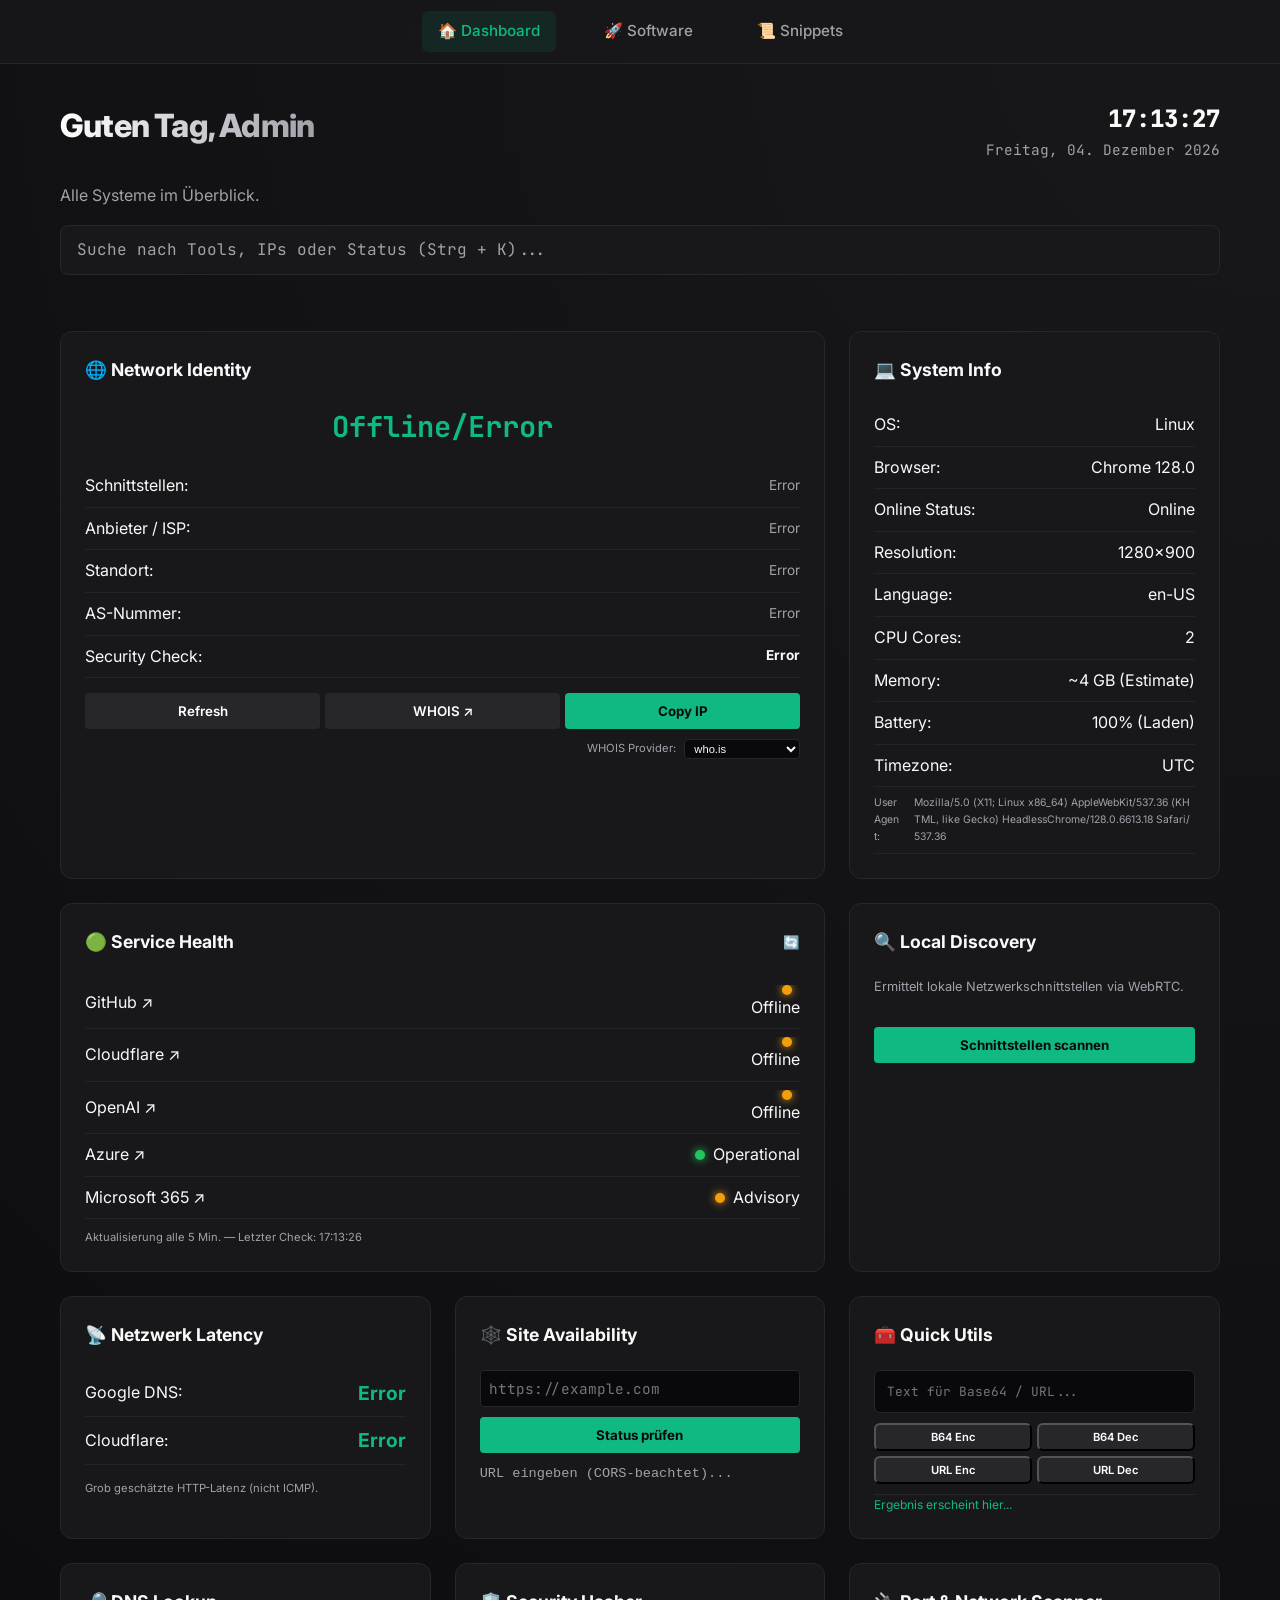
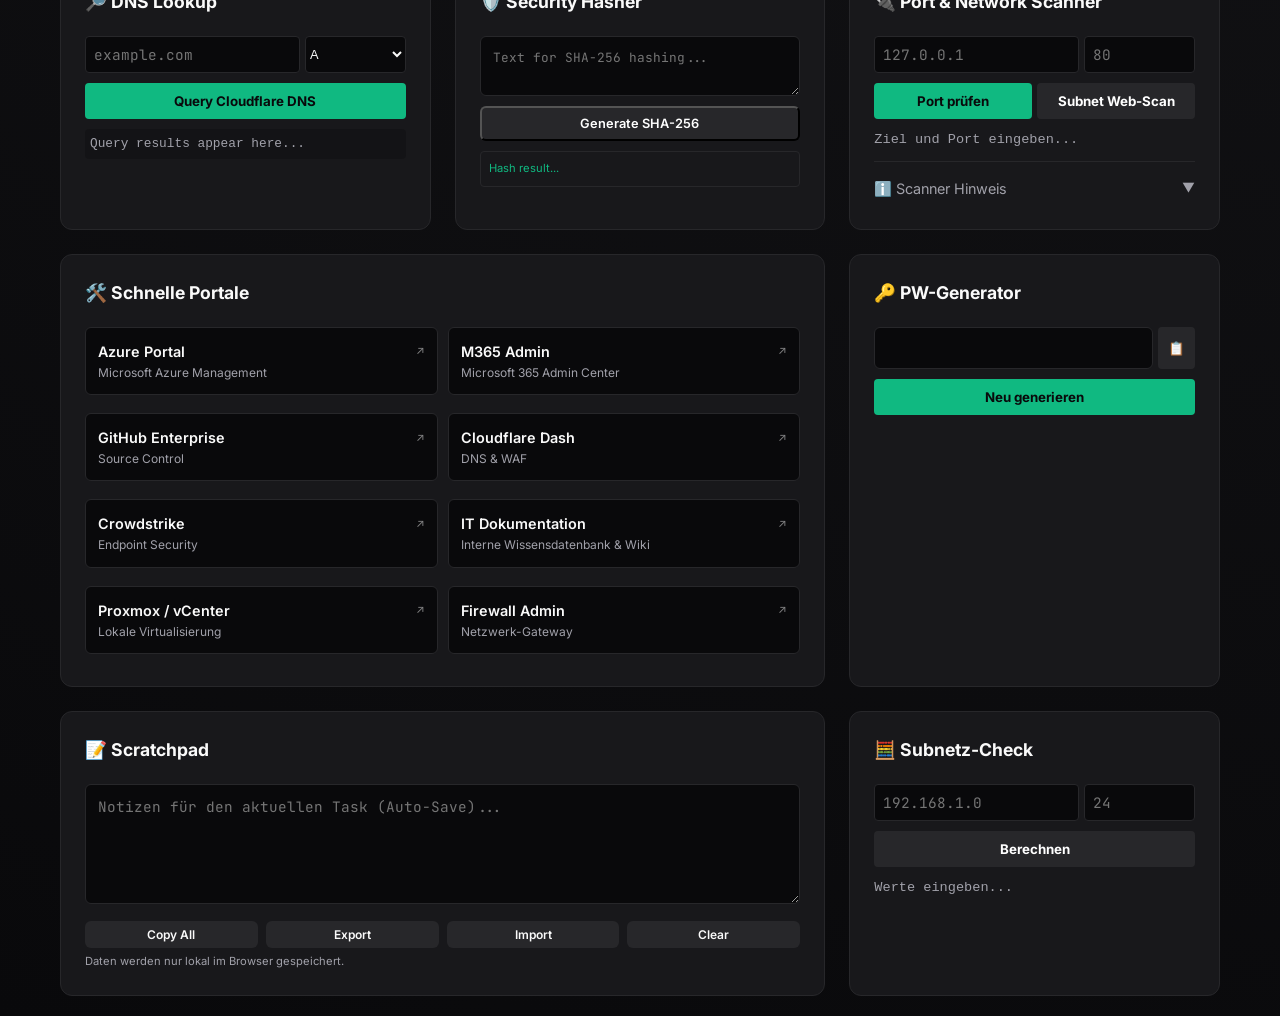
<file: index.html>
<!DOCTYPE html>
<html lang="de">
<head>
    <meta charset="UTF-8">
    <meta name="viewport" content="width=device-width, initial-scale=1.0">
    <title>Dashboard | codebrib.dev</title>
    <link href="https://fonts.googleapis.com/css2?family=Inter:wght@400;600;800&family=JetBrains+Mono&display=swap" rel="stylesheet">
    <link rel="stylesheet" href="assets/css/style.css">
    <style>
        /* Welcome Overlay Styles */
        #welcome-overlay {
            position: fixed;
            top: 0; left: 0; width: 100%; height: 100%;
            background: var(--bg);
            display: flex; flex-direction: column; justify-content: center; align-items: center;
            z-index: 10000;
            transition: opacity 0.8s cubic-bezier(0.4, 0, 0.2, 1), visibility 0.8s;
        }
        #welcome-overlay.hidden {
            opacity: 0;
            visibility: hidden;
        }
        .loader-brand {
            font-size: 2.5rem;
            font-weight: 800;
            color: var(--accent);
            margin-bottom: 1rem;
            letter-spacing: -1px;
            animation: pulse 2s infinite;
        }
        @keyframes pulse {
            0%, 100% { transform: scale(1); opacity: 1; }
            50% { transform: scale(1.05); opacity: 0.8; }
        }
    </style>
</head>
<body>
    <div id="welcome-overlay">
        <div class="loader-brand">codecrib.dev</div>
        <p style="color: var(--subtext); font-size: 0.9rem;">Initialisiere Kontrollzentrum...</p>
    </div>

    <div id="notification-container"></div>

    <div class="container">
        <div class="header-area">
            <div>
                <h1 id="welcome-greeting">IT Admin Zentrale</h1>
                <p style="color: var(--subtext); margin-top: 5px;">Alle Systeme im Überblick.</p>
            </div>
            <div class="clock-container">
                <div id="current-time">00:00:00</div>
                <div id="current-date">Lade Datum...</div>
            </div>
        </div>
        
        <div class="search-container" style="margin-bottom: 2rem;">
            <input type="text" id="global-search" 
                   placeholder="Suche nach Tools, IPs oder Status (Strg + K)..." 
                   oninput="filterDashboard()" class="search-input">
        </div>

        <div class="grid" id="dashboard-grid">
            <div class="card hero" data-search-keywords="ip, network, netzwerk, identity, whois, public, private, isp, asn">
                <h2>🌐 Network Identity</h2>
                <div id="ip-display" style="font-size: 1.8rem; text-align: center; margin: 15px 0; color: var(--accent); font-family: 'JetBrains Mono', monospace; font-weight: bold;">--.---.---.--</div>
                
                <div class="status-list" style="margin-bottom: 15px;">
                    <div class="status-item"><span>Schnittstellen:</span> <span id="ip-local" style="font-size: 0.85rem; color: var(--subtext);">Lade...</span></div>
                    <div class="status-item"><span>Anbieter / ISP:</span> <span id="ip-isp" style="font-size: 0.85rem; color: var(--subtext);">Lade...</span></div>
                    <div class="status-item"><span>Standort:</span> <span id="ip-location" style="font-size: 0.85rem; color: var(--subtext);">Lade...</span></div>
                    <div class="status-item"><span>AS-Nummer:</span> <span id="ip-asn" style="font-size: 0.85rem; color: var(--subtext);">Lade...</span></div>
                    <div class="status-item"><span>Security Check:</span> <span id="ip-security" style="font-size: 0.85rem; font-weight: bold;">Lade...</span></div>
                </div>

                <div style="display: flex; gap: 5px;">
                    <button onclick="fetchIP()" style="flex: 1; padding:10px; background: var(--card-border); border:none; border-radius:4px; color: white; cursor: pointer;">Refresh</button>
                    <button id="whois-link" onclick="openWhois()" style="flex: 1; padding:10px; background: var(--card-border); border:none; border-radius:4px; color: white; cursor: pointer;">WHOIS ↗</button>
                    <button onclick="copyToClipboard(document.getElementById('ip-display').innerText, event)" style="flex: 1; padding:10px; background: var(--accent); border:none; border-radius:4px; color: var(--bg); font-weight: bold;">Copy IP</button>
                </div>
                <div style="margin-top: 10px; display: flex; justify-content: flex-end; align-items: center; gap: 8px;">
                    <span style="font-size: 0.7rem; color: var(--subtext);">WHOIS Provider:</span>
                    <select id="whois-provider" style="background: var(--bg); color: var(--text); border: 1px solid var(--card-border); border-radius: 4px; font-size: 0.7rem; cursor: pointer; padding: 2px 5px;">
                        <option value="https://who.is/whois-ip/">who.is</option>
                        <option value="https://ipinfo.io/">ipinfo.io (IP only)</option>
                    </select>
                </div>
            </div>

            <div class="card hero" data-search-keywords="status, health, gesundheit, github, cloudflare, openai, azure, microsoft">
                <div style="display: flex; justify-content: space-between; align-items: center; margin-bottom: 1.25rem;">
                    <h2 style="margin-bottom: 0;">🟢 Service Health</h2>
                    <button onclick="fetchServiceStatus()" class="refresh-btn" title="Refresh Status">🔄</button>
                </div>
                <div id="health-progress-container" class="progress-container">
                    <div id="health-progress-bar" class="progress-bar"></div>
                </div>
                <div class="status-list">
                    <div class="status-item"><a href="https://www.githubstatus.com/" target="_blank">GitHub ↗</a> <span id="github-status"><span class="status-dot online"></span>Operational</span></div>
                    <div class="status-item"><a href="https://www.cloudflarestatus.com/" target="_blank">Cloudflare ↗</a> <span id="cloudflare-status"><span class="status-dot online"></span>Operational</span></div>
                    <div class="status-item"><a href="https://status.openai.com/" target="_blank">OpenAI ↗</a> <span id="openai-status"><span class="status-dot online"></span>Operational</span></div>
                    <div class="status-item"><a href="https://azure.status.microsoft/" target="_blank">Azure ↗</a> <span><span class="status-dot online"></span>Operational</span></div>
                    <div class="status-item"><a href="https://status.office.com/" target="_blank">Microsoft 365 ↗</a> <span><span class="status-dot warning"></span>Advisory</span></div>
                </div>
                <p style="font-size: 0.7rem; color: var(--subtext); margin-top: 10px;">Aktualisierung alle 5 Min. — Letzter Check: <span id="last-service-check">--:--:--</span></p>
            </div>

            <div class="card" data-search-keywords="system, info, os, browser, resolution, memory, cpu, cores, user agent">
                <h2>💻 System Info</h2>
                <div id="system-info">
                    <p style="color: var(--subtext);">Erkenne Umgebung...</p>
                </div>
            </div>

            <div class="card" data-search-keywords="local, discovery, network, netzwerk, webrtc, ip, interface">
                <h2>🔍 Local Discovery</h2>
                <div id="local-ip-list" style="margin-bottom: 10px; min-height: 40px;">
                    <p style="color: var(--subtext); font-size: 0.8rem;">Ermittelt lokale Netzwerkschnittstellen via WebRTC.</p>
                </div>
                <button onclick="scanLocalNetwork()" 
                        style="width: 100%; padding: 10px; background: var(--accent); border: none; border-radius: 4px; color: var(--bg); font-weight: bold; cursor: pointer;">
                    Schnittstellen scannen
                </button>
            </div>

            <div class="card" data-search-keywords="latency, latenz, ping, google, cloudflare">
                <h2>📡 Netzwerk Latency</h2>
                <div style="text-align: center; margin: 15px 0;">
                    <div id="ping-google" class="status-item"><span>Google DNS:</span> <span class="latency-value">-- ms</span></div>
                    <div id="ping-cloudflare" class="status-item"><span>Cloudflare:</span> <span class="latency-value">-- ms</span></div>
                </div>
                <p style="font-size: 0.7rem; color: var(--subtext);">Grob geschätzte HTTP-Latenz (nicht ICMP).</p>
            </div>

            <div class="card" data-search-keywords="site, website, availability, erreichbarkeit, url, check">
                <h2>🕸️ Site Availability</h2>
                <div style="display: flex; gap: 5px; margin-bottom: 10px;">
                    <input type="text" id="site-url" placeholder="https://example.com" 
                        style="flex-grow: 1; background: var(--bg); color: white; border: 1px solid var(--card-border); padding: 8px; border-radius: 4px;">
                </div>
                <button onclick="checkSiteStatus()" 
                        style="width: 100%; padding: 10px; background: var(--accent); border: none; border-radius: 4px; color: var(--bg); font-weight: bold; cursor: pointer;">
                    Status prüfen
                </button>
                <div id="site-result" style="margin-top: 10px; font-size: 0.85rem; font-family: monospace; color: var(--subtext);">
                    URL eingeben (CORS-beachtet)...
                </div>
            </div>

            <div class="card" data-search-keywords="utils, utilities, tools, werkzeuge, base64, b64, url, encode, decode">
                <h2>🧰 Quick Utils</h2>
                <div class="util-box">
                    <input type="text" id="util-input" placeholder="Text für Base64 / URL..." style="font-size: 0.8rem;">
                    <div style="display: grid; grid-template-columns: 1fr 1fr; gap: 5px;">
                        <button onclick="handleUtil('b64-enc')" style="padding: 5px; background: var(--card-border); color: white; font-size: 0.7rem;">B64 Enc</button>
                        <button onclick="handleUtil('b64-dec')" style="padding: 5px; background: var(--card-border); color: white; font-size: 0.7rem;">B64 Dec</button>
                        <button onclick="handleUtil('url-enc')" style="padding: 5px; background: var(--card-border); color: white; font-size: 0.7rem;">URL Enc</button>
                        <button onclick="handleUtil('url-dec')" style="padding: 5px; background: var(--card-border); color: white; font-size: 0.7rem;">URL Dec</button>
                    </div>
                    <div id="util-output" style="font-size: 0.75rem; color: var(--accent); word-break: break-all; min-height: 1.2em; border-top: 1px solid var(--card-border); pt: 5px;">
                        Ergebnis erscheint hier...
                    </div>
                </div>
            </div>

            <div class="card" data-search-keywords="dns, lookup, records, mx, a, txt, cloudflare, networking">
                <h2>🔎 DNS Lookup</h2>
                <div style="display: flex; gap: 5px; margin-bottom: 10px;">
                    <input type="text" id="dns-query" placeholder="example.com" 
                        style="flex: 2; background: var(--bg); color: white; border: 1px solid var(--card-border); padding: 8px; border-radius: 4px;">
                    <select id="dns-type" style="flex: 1; background: var(--bg); color: var(--text); border: 1px solid var(--card-border); border-radius: 4px; font-size: 0.8rem;">
                        <option value="A">A</option>
                        <option value="AAAA">AAAA</option>
                        <option value="MX">MX</option>
                        <option value="TXT">TXT</option>
                        <option value="CNAME">CNAME</option>
                    </select>
                </div>
                <button onclick="fetchDNS()" 
                        style="width: 100%; padding: 10px; background: var(--accent); border: none; border-radius: 4px; color: var(--bg); font-weight: bold; cursor: pointer;">
                    Query Cloudflare DNS
                </button>
                <div id="dns-result" style="margin-top: 10px; font-size: 0.8rem; font-family: monospace; color: var(--subtext); max-height: 100px; overflow-y: auto; background: rgba(0,0,0,0.2); padding: 5px; border-radius: 4px;">
                    Query results appear here...
                </div>
            </div>

            <div class="card" data-search-keywords="hash, sha256, security, crypto, checksum, verification">
                <h2>🛡️ Security Hasher</h2>
                <div class="util-box">
                    <textarea id="hash-input" placeholder="Text for SHA-256 hashing..." style="min-height: 60px; font-size: 0.8rem;"></textarea>
                    <button onclick="generateHash()" 
                            style="width: 100%; padding: 8px; background: var(--card-border); color: white; font-size: 0.8rem;">Generate SHA-256</button>
                    <div style="position: relative;">
                        <div id="hash-output" style="font-size: 0.7rem; color: var(--accent); word-break: break-all; min-height: 2.5em; border: 1px solid var(--card-border); padding: 8px; border-radius: 4px; cursor: pointer;" 
                             onclick="copyToClipboard(this.innerText, event)" title="Click to copy">
                            Hash result...
                        </div>
                    </div>
                </div>
            </div>

            <div class="card" data-search-keywords="port, network, scanner, scan, subnet, netzwerk, ip, check">
                <h2>🔌 Port & Network Scanner</h2>
                <div style="display: flex; gap: 5px; margin-bottom: 10px;">
                    <input type="text" id="port-ip" placeholder="127.0.0.1" 
                        style="flex: 2; background: var(--bg); color: white; border: 1px solid var(--card-border); padding: 8px; border-radius: 4px;">
                    <input type="number" id="port-num" placeholder="80" 
                        style="flex: 1; background: var(--bg); color: white; border: 1px solid var(--card-border); padding: 8px; border-radius: 4px;">
                </div>
                <div style="display: flex; gap: 5px; margin-bottom: 10px;">
                    <button onclick="checkPort()" 
                            style="flex: 1; padding: 10px; background: var(--accent); border: none; border-radius: 4px; color: var(--bg); font-weight: bold; cursor: pointer;">
                        Port prüfen
                    </button>
                    <button onclick="scanSubnetForWeb()" 
                            title="Scant das unten definierte Subnetz auf Port 80/443"
                            style="flex: 1; padding: 10px; background: var(--card-border); border: none; border-radius: 4px; color: white; font-weight: bold; cursor: pointer;">
                        Subnet Web-Scan
                    </button>
                </div>
                <div id="port-result" style="font-size: 0.85rem; font-family: monospace; color: var(--subtext);">
                    Ziel und Port eingeben...
                </div>
                <div class="disclaimer-container" style="margin-top: 10px;">
                    <span class="disclaimer-toggle" onclick="toggleDisclaimer(this)">
                        <span style="font-size: 0.9rem;">ℹ️ Scanner Hinweis</span> <span class="toggle-arrow">▼</span>
                    </span>
                    <div id="scanner-disclaimer-text" class="disclaimer-text">
                        The Solution: To get a real network scanner, you would ideally run this dashboard locally (e.g., open the index.html file directly in your browser using file:// or run it from a local http:// server). In a local context, the fetch with no-cors logic becomes much more accurate.
                    </div>
                </div>
            </div>

            <div class="card hero" data-search-keywords="links, portals, portale, dashboard">
                <h2>🛠️ Schnelle Portale</h2>
                <div id="dashboard-links" class="btn-list grid-layout">
                    <p style="color: var(--subtext);">Lade Links...</p>
                </div>
            </div>

            <div class="card hero" data-search-keywords="scratchpad, notes, notizen, notepad, text">
                <h2>📝 Scratchpad</h2>
                <textarea id="scratchpad" placeholder="Notizen für den aktuellen Task (Auto-Save)..." style="min-height: 120px;"></textarea>
                <div class="scratchpad-controls">
                    <button class="scratchpad-btn" onclick="copyToClipboard(document.getElementById('scratchpad').value, event)">Copy All</button>
                    <button class="scratchpad-btn" onclick="exportScratchpad()">Export</button>
                    <button class="scratchpad-btn" onclick="document.getElementById('import-file').click()">Import</button>
                    <input type="file" id="import-file" style="display:none" onchange="importScratchpad(event)">
                    <button class="scratchpad-btn" onclick="clearScratchpad()">Clear</button>
                </div>
                <p style="font-size: 0.7rem; color: var(--subtext); margin-top: 5px;">Daten werden nur lokal im Browser gespeichert.</p>
            </div>

            <div class="card" data-search-keywords="password, passwort, generator, pw">
                <h2>🔑 PW-Generator</h2>
                <div style="display: flex; gap: 5px; margin-bottom: 10px;">
                    <input type="text" id="pw-result" readonly 
                        style="flex-grow: 1; color: var(--accent); font-family: monospace;">
                    <button class="icon-btn" onclick="copyToClipboard(document.getElementById('pw-result').value)" 
                            style="padding: 0 10px; cursor: pointer; background: var(--card-border); border: none; border-radius: 4px; color: white;">📋</button>
                </div>
                <button onclick="generatePassword()" 
                        style="width: 100%; padding: 10px; background: var(--accent); border: none; border-radius: 4px; color: var(--bg); font-weight: bold; cursor: pointer;">
                    Neu generieren
                </button>
            </div>

            <div class="card" data-search-keywords="subnet, subnetz, check, calculator, rechner, ip, cidr, mask, broadcast, hosts">
                <h2>🧮 Subnetz-Check</h2>
                <div style="display: flex; gap: 5px; margin-bottom: 10px;">
                    <input type="text" id="sub-ip" placeholder="192.168.1.0" 
                        style="flex: 2; background: var(--bg); color: white; border: 1px solid var(--card-border); padding: 8px; border-radius: 4px;">
                    <input type="number" id="sub-cidr" placeholder="24" min="0" max="32"
                        style="flex: 1; background: var(--bg); color: white; border: 1px solid var(--card-border); padding: 8px; border-radius: 4px;">
                </div>
                <button onclick="calculateSubnet()" 
                        style="width: 100%; padding: 10px; background: var(--card-border); border: none; border-radius: 4px; color: white; font-weight: bold; cursor: pointer;">
                    Berechnen
                </button>
                <div id="sub-result" style="margin-top: 10px; font-size: 0.85rem; font-family: monospace; color: var(--subtext);">
                    Werte eingeben...
                </div>
            </div>
            <div id="subnet-scan-results" class="card scan-grid" style="display: none; grid-column: 1 / -1;"></div>
        </div>
    </div>

    <script src="assets/js/navigation.js"></script>
    <script src="assets/js/tools.js"></script>
    <script>
        // Lade Dashboard-spezifische Links
        document.addEventListener('DOMContentLoaded', () => loadLinks('dashboard'));
    </script>
</body>
</html>
</file>
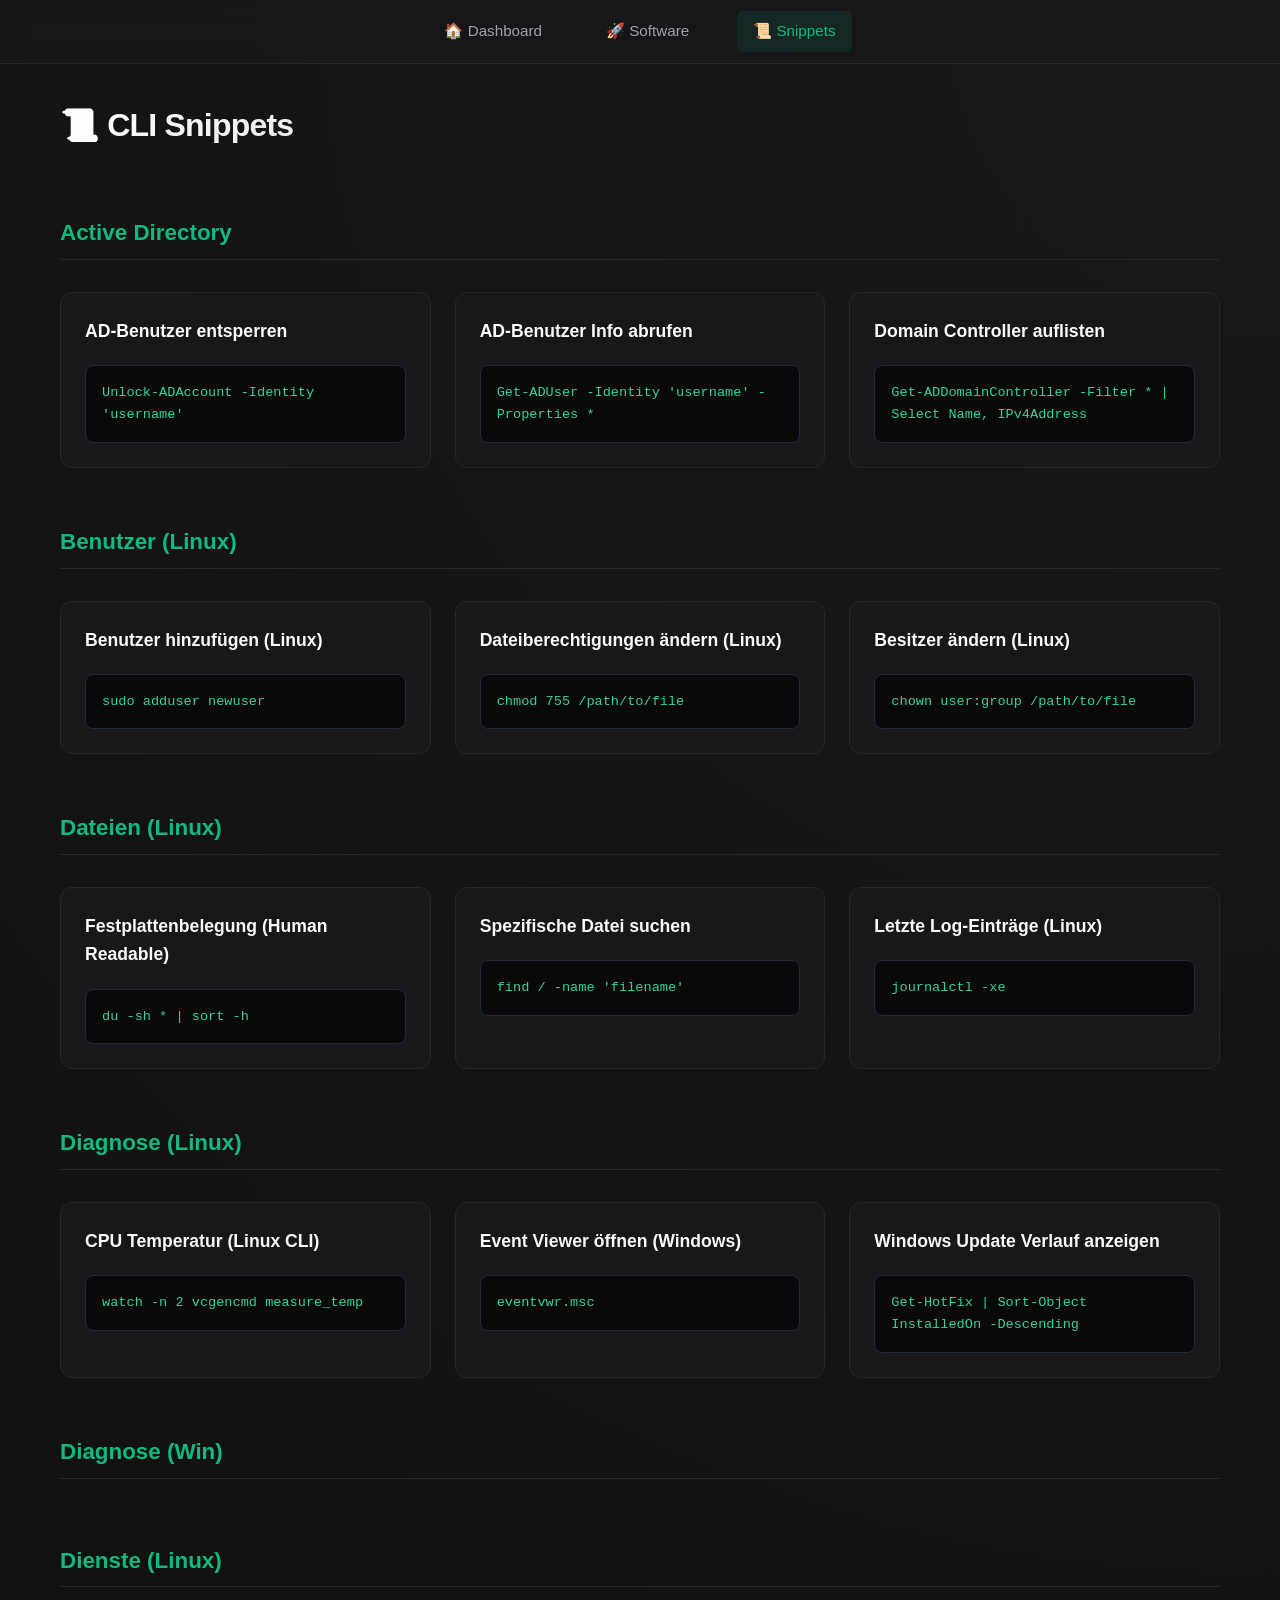
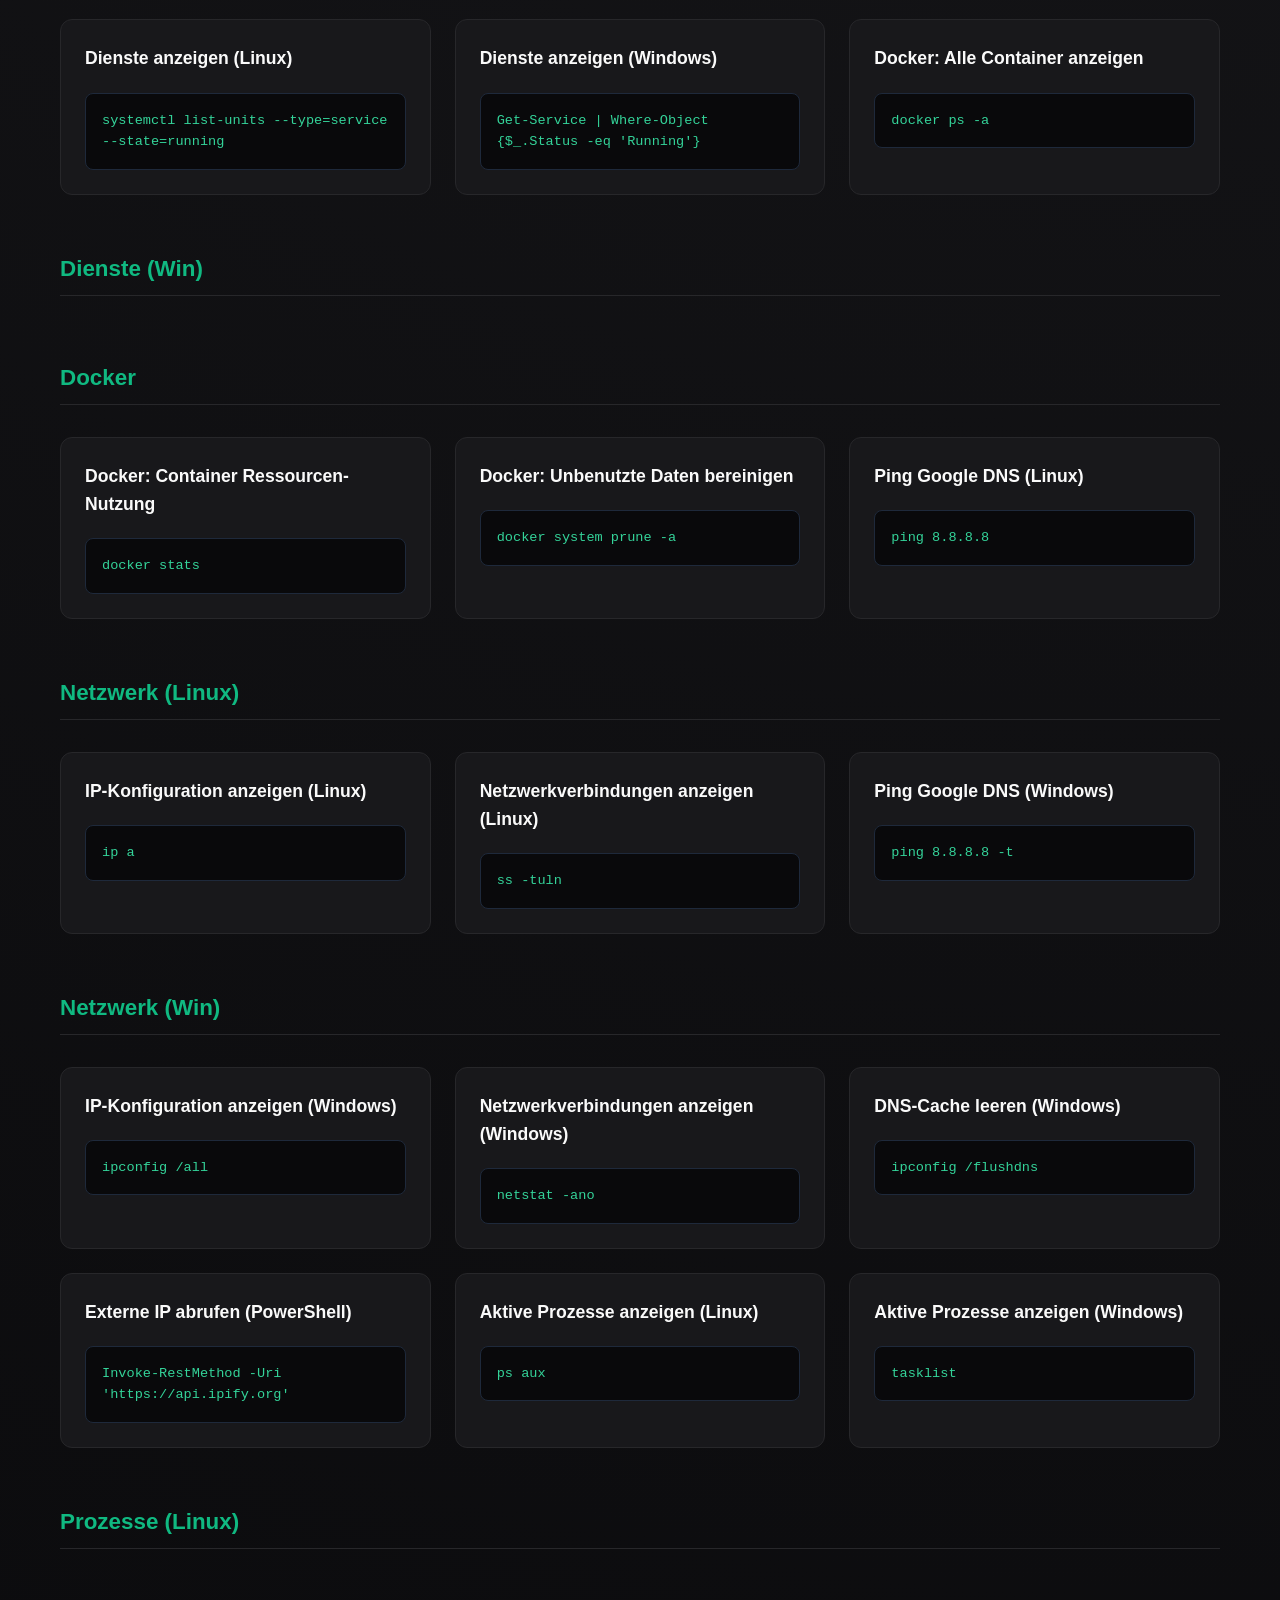
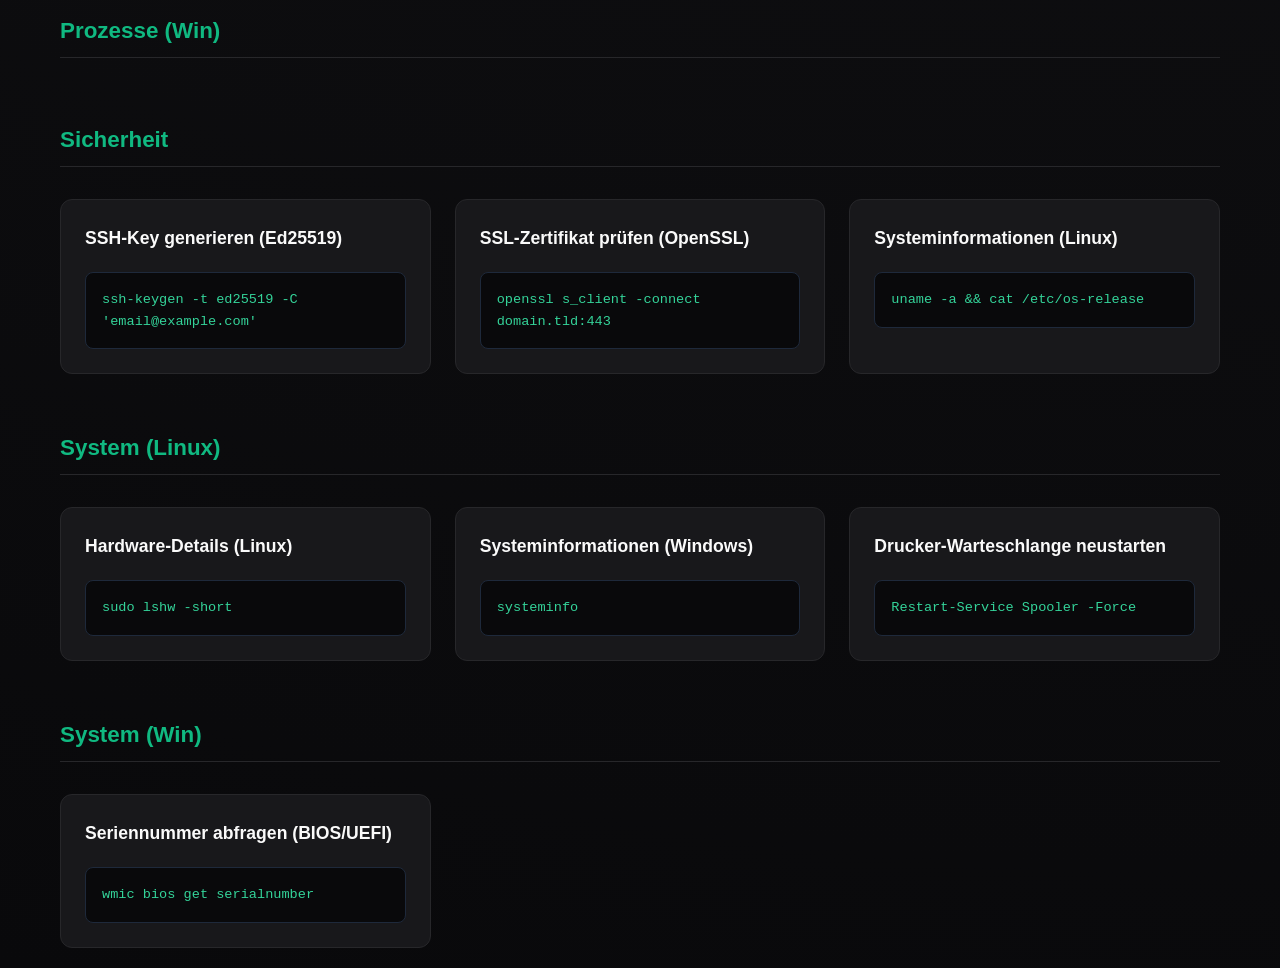
<file: snippets.html>
<!DOCTYPE html>
<html lang="de">
<head>
    <meta charset="UTF-8">
    <title>Snippets | codebrib.dev</title>
    <link rel="stylesheet" href="assets/css/style.css">
</head>
<body>
    <div class="container">
        <h1>📜 CLI Snippets</h1>
        <div id="snippets-grid" class="grid">
            <p style="color: var(--subtext);">Lade Snippets...</p>
        </div>
    </div>
    <script src="assets/js/navigation.js"></script>
    <script src="assets/js/tools.js"></script>
    <script>
        document.addEventListener('DOMContentLoaded', () => loadLinks('snippets'));
    </script>
</body>
</html>
</file>
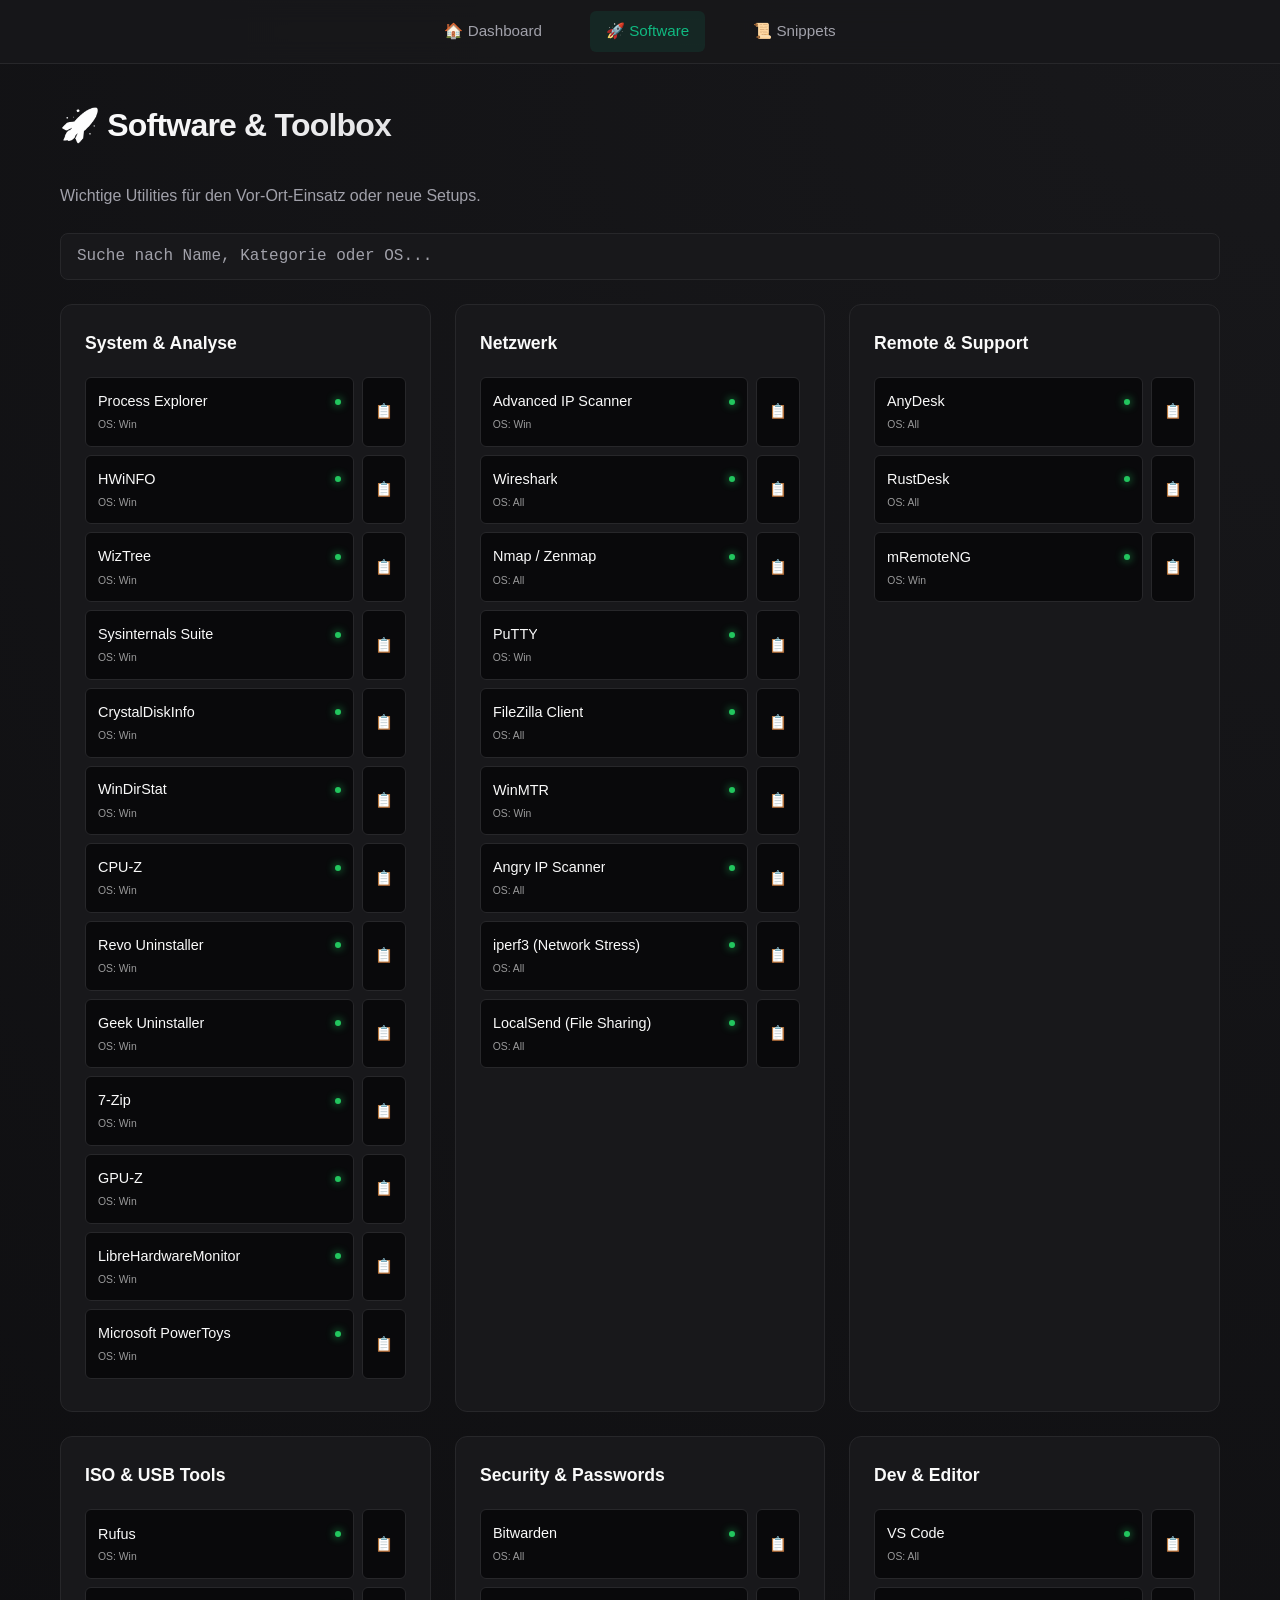
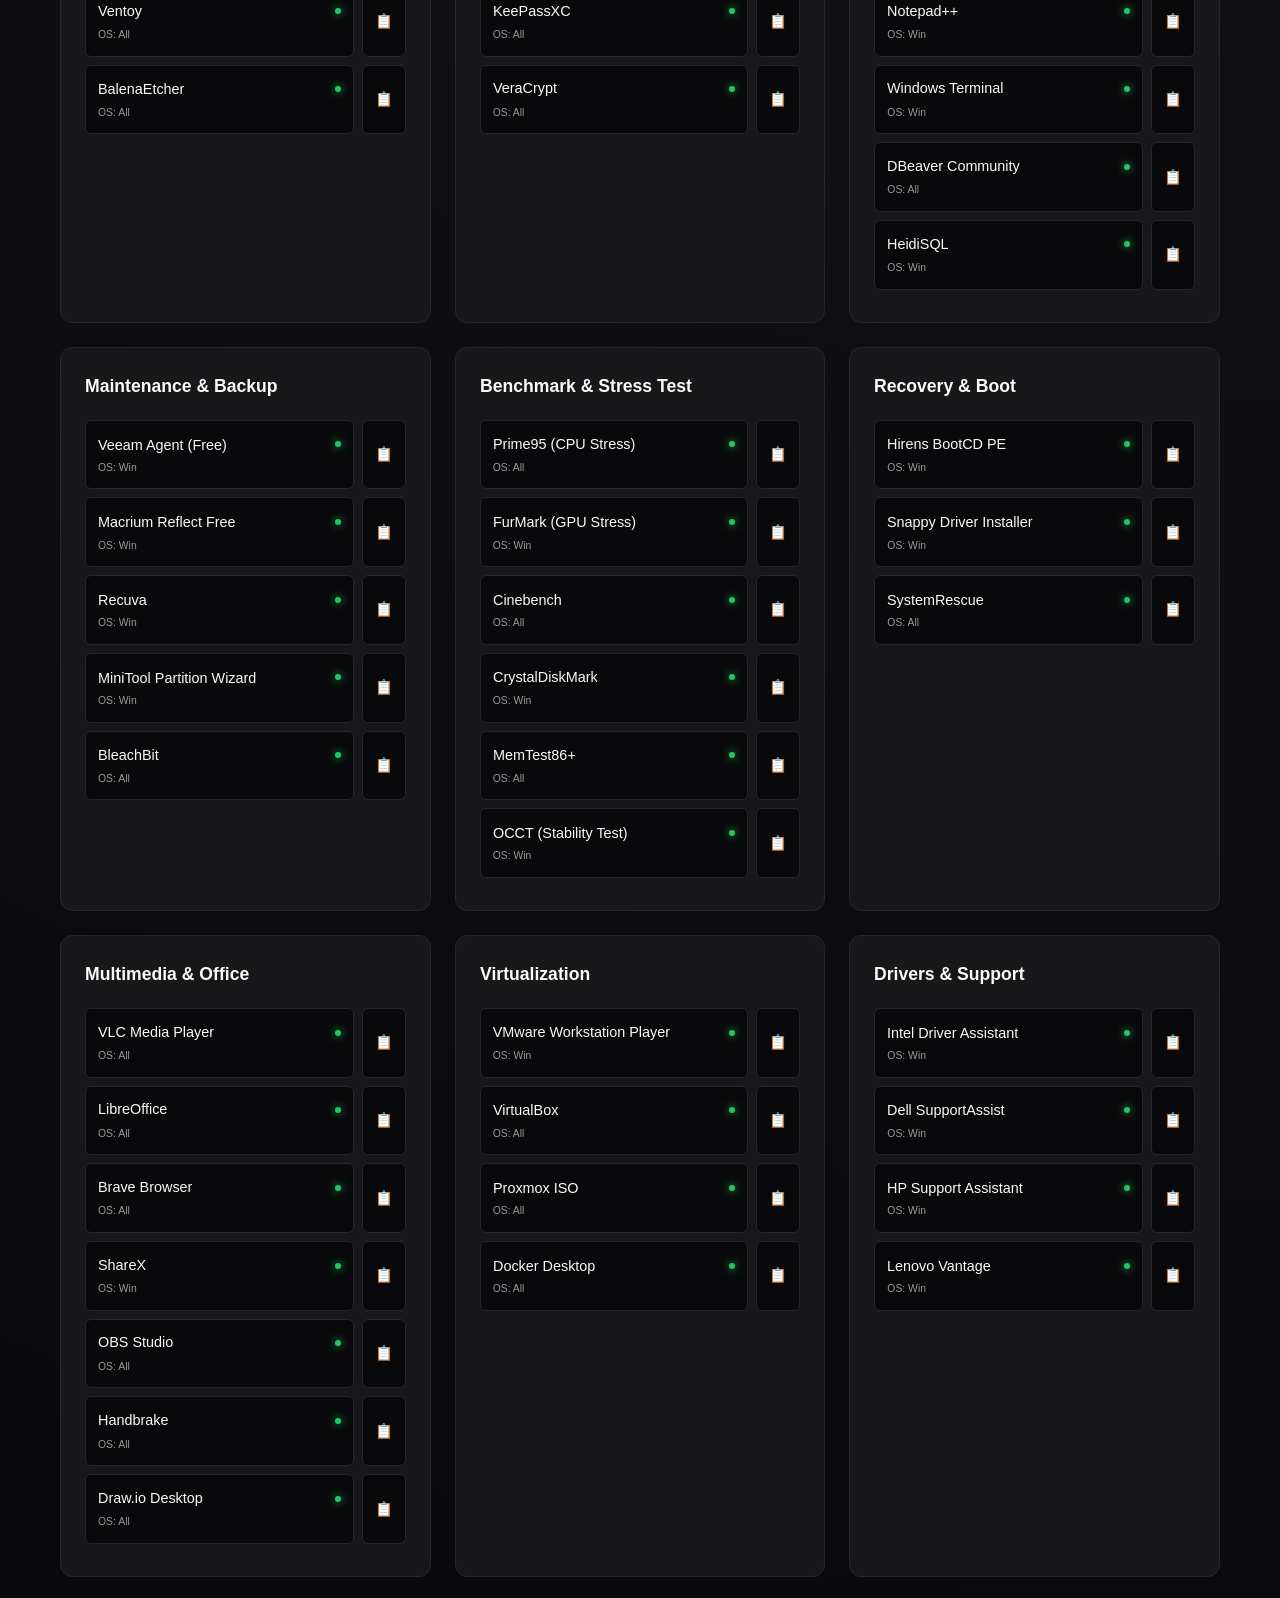
<file: software.html>
<!DOCTYPE html>
<html lang="de">
<head>
    <meta charset="UTF-8">
    <meta name="viewport" content="width=device-width, initial-scale=1.0">
    <title>Software | codebrib.dev</title>
    <link rel="stylesheet" href="assets/css/style.css">
</head>
<body>
    <div class="container">
        <h1>🚀 Software & Toolbox</h1>
        <p style="color: var(--subtext); margin-bottom: 1.5rem;">Wichtige Utilities für den Vor-Ort-Einsatz oder neue Setups.</p>
        <input type="text" id="software-search" placeholder="Suche nach Name, Kategorie oder OS..." class="search-input">
        
        <div id="software-grid" class="grid">
            <p>Lade Software-Kategorien...</p>
        </div>
    </div>

    <script src="assets/js/navigation.js"></script>
    <script src="assets/js/tools.js"></script>
    <script>
        // Lade Software-spezifische Kategorien
        document.addEventListener('DOMContentLoaded', () => loadLinks('software'));
    </script>
</body>
</html>
</file>
<file: assets/css/style.css>
:root {
    --bg: #09090b;
    --card-bg: #18181b;
    --card-border: #27272a;
    --text: #fafafa;
    --subtext: #a1a1aa;
    --accent: #10b981;
    --accent-hover: #34d399;
    --success: #22c55e;
    --glass: rgba(24, 24, 27, 0.8);
    --danger: #ef4444;
    --nav-bg: rgba(9, 9, 11, 0.9);
    --font-main: 'Inter', -apple-system, BlinkMacSystemFont, "Segoe UI", Roboto, sans-serif;
}

* {
    box-sizing: border-box;
    margin: 0;
    padding: 0;
}

html {
    scroll-behavior: smooth;
}

/* Custom Scrollbar */
::-webkit-scrollbar {
    width: 8px;
    height: 8px;
}
::-webkit-scrollbar-track {
    background: var(--bg);
}
::-webkit-scrollbar-thumb {
    background: var(--card-border);
    border-radius: 4px;
}
::-webkit-scrollbar-thumb:hover {
    background: var(--subtext);
}

body {
    background-color: var(--bg);
    color: var(--text);
    font-family: var(--font-main);
    line-height: 1.6;
    padding-top: 80px; /* Space for fixed nav */
    background-image: radial-gradient(circle at top right, #18181b, transparent);
    min-height: 100vh;
}

.container {
    max-width: 1200px;
    margin: 0 auto;
    padding: 20px;
}

h1 {
    font-size: 2rem;
    font-weight: 800;
    margin-bottom: 2rem;
    background: linear-gradient(to right, #fff, var(--subtext));
    -webkit-background-clip: text;
    -webkit-text-fill-color: transparent;
    letter-spacing: -0.025em;
}

.header-area {
    display: flex;
    justify-content: space-between;
    align-items: flex-start;
    margin-bottom: 1rem;
}

.clock-container {
    text-align: right;
    font-family: 'JetBrains Mono', monospace;
}

#current-time {
    font-size: 1.5rem;
    font-weight: 800;
    color: var(--text);
}

#current-date {
    color: var(--subtext);
    font-size: 0.9rem;
}

/* Navigation */
nav {
    position: fixed;
    top: 0;
    left: 0;
    right: 0;
    height: 64px;
    background: var(--glass);
    backdrop-filter: blur(12px);
    border-bottom: 1px solid var(--card-border);
    display: flex;
    align-items: center;
    justify-content: center;
    gap: 2rem;
    z-index: 1000;
}

nav a {
    color: var(--subtext);
    text-decoration: none;
    font-weight: 500;
    font-size: 0.95rem;
    transition: all 0.2s;
    padding: 0.5rem 1rem;
    border-radius: 6px;
}

nav a:hover {
    color: var(--text);
    background: rgba(255, 255, 255, 0.05);
}

nav a.active {
    color: var(--accent);
    background: rgba(16, 185, 129, 0.1);
}

/* Staggered Entry Animation */
@keyframes fadeInUp {
    from { opacity: 0; transform: translateY(10px); }
    to { opacity: 1; transform: translateY(0); }
}

.card {
    animation: fadeInUp 0.4s ease forwards;
    opacity: 0;
}

/* Apply delays based on index via style attribute in JS if needed, 
   or just general classes for static ones */
.card:nth-child(1) { animation-delay: 0.1s; }
.card:nth-child(2) { animation-delay: 0.15s; }
.card:nth-child(3) { animation-delay: 0.2s; }
.card:nth-child(n+4) { animation-delay: 0.25s; }

/* Notifications */
#notification-container {
    position: fixed;
    bottom: 24px;
    right: 24px;
    display: flex;
    flex-direction: column;
    gap: 8px;
    z-index: 10001;
}

.notification-toast {
    background: var(--card-bg);
    color: var(--accent);
    border: 1px solid var(--accent);
    padding: 12px 20px;
    border-radius: 8px;
    font-size: 0.85rem;
    font-weight: 600;
    box-shadow: 0 10px 15px -3px rgba(0, 0, 0, 0.4);
    animation: slideIn 0.3s cubic-bezier(0.16, 1, 0.3, 1);
}

@keyframes slideIn { from { transform: translateX(100%); opacity: 0; } to { transform: translateX(0); opacity: 1; } }

/* Grid & Cards */
.grid {
    display: grid;
    grid-template-columns: repeat(auto-fit, minmax(300px, 1fr));
    gap: 1.5rem;
    grid-auto-flow: dense; /* Fills in holes created by hero cards */
}

/* Hero Cards for Hierarchy */
@media (min-width: 1024px) {
    .card.hero {
        grid-column: span 2;
    }
}

.card {
    background: var(--card-bg);
    border: 1px solid var(--card-border);
    border-radius: 12px;
    padding: 1.5rem;
    transition: transform 0.2s, border-color 0.2s, box-shadow 0.2s;
    max-width: 100%;
    min-width: 0; /* Important: Prevents content from expanding the card beyond grid width */
    word-wrap: break-word;
    overflow-wrap: break-word;
}

.card:hover {
    transform: translateY(-4px);
    border-color: var(--accent);
    box-shadow: 0 10px 25px -5px rgba(0, 0, 0, 0.3);
    border-bottom: 1px solid rgba(255,255,255,0.05);
}

.dashboard-link-item {
    display: flex;
    flex-direction: column;
    gap: 2px;
    padding: 10px;
    text-decoration: none;
    border-radius: 8px;
    transition: background 0.2s;
}

.dashboard-link-item:hover {
    background: rgba(255, 255, 255, 0.03);
}

.dashboard-link-header {
    display: flex;
    justify-content: space-between;
    align-items: center;
}

.dashboard-link-desc {
    font-size: 0.75rem;
    color: var(--subtext);
}

.card h2 {
    font-size: 1.1rem;
    margin-bottom: 1.25rem;
    display: flex;
    align-items: center;
    gap: 0.5rem;
    color: var(--text);
}

/* Form Elements */
button {
    font-family: inherit;
    font-weight: 600;
    border-radius: 6px;
    cursor: pointer;
    transition: filter 0.2s;
}

button:active {
    transform: scale(0.98);
}

input, textarea {
    width: 100%;
    background: var(--bg);
    border: 1px solid var(--card-border);
    color: white;
    padding: 0.75rem;
    border-radius: 6px;
    font-family: 'JetBrains Mono', 'Fira Code', monospace;
    font-size: 0.9rem;
}

input:focus {
    outline: none;
    border-color: var(--accent);
}

/* Status Indicators */
.status-item {
    display: flex;
    justify-content: space-between;
    align-items: center;
    gap: 0.75rem;
    padding: 8px 0;
    border-bottom: 1px solid rgba(255,255,255,0.05);
    min-width: 0;
}

.status-item a {
    flex: 1;
    color: var(--text);
    text-decoration: none;
    transition: color 0.2s;
    white-space: nowrap;
    overflow: hidden;
    text-overflow: ellipsis;
}

.status-item > span[id] {
    flex: 1;
    display: flex;
    flex-direction: column;
    align-items: flex-end;
    text-align: right;
    min-width: 0;
    overflow: hidden;
}

.status-item a:hover {
    color: var(--accent);
}

.status-dot {
    height: 10px;
    width: 10px;
    border-radius: 50%;
    display: inline-block;
    margin-right: 8px;
    flex-shrink: 0;
}


.status-dot.online {
    background-color: var(--success);
    box-shadow: 0 0 8px var(--success);
    animation: pulse 2s infinite;
}

@keyframes pulse {
    0% { transform: scale(1); opacity: 1; }
    50% { transform: scale(1.2); opacity: 0.7; }
    100% { transform: scale(1); opacity: 1; }
}

.status-dot.warning {
    background-color: #f59e0b;
    box-shadow: 0 0 8px #f59e0b;
    animation: pulse 2s infinite;
}

.status-dot.offline {
    background-color: var(--danger);
    box-shadow: 0 0 8px var(--danger);
    animation: pulse 2s infinite;
}

.incident-title {
    font-size: 0.65rem;
    color: var(--subtext);
    margin-top: 2px;
    max-width: 100%;
    overflow: hidden;
    text-overflow: ellipsis;
    white-space: nowrap;
}

/* Progress Bar */
.progress-container {
    height: 2px;
    width: 100%;
    background: var(--card-border);
    margin-bottom: 15px;
    overflow: hidden;
    border-radius: 2px;
    display: none;
}

.progress-bar {
    height: 100%;
    width: 0%;
    background: var(--accent);
    transition: width 0.3s ease;
}

.refresh-btn {
    background: none;
    border: none;
    color: var(--subtext);
    cursor: pointer;
    transition: color 0.2s, transform 0.5s;
}

/* Search Input Specific */
.search-input {
    margin-bottom: 1.5rem;
    padding: 0.85rem 1rem; /* Slightly larger padding */
    font-size: 1rem;
    border-radius: 8px;
    background: var(--card-bg); /* Match card background */
    border-color: var(--card-border);
    color: var(--text);
    transition: border-color 0.2s, box-shadow 0.2s;
}

.search-input:focus {
    box-shadow: 0 0 0 2px rgba(16, 185, 129, 0.2);
}
.search-input::placeholder {
    color: var(--subtext);
}

.latency-value {
    font-size: 1.2rem;
    font-weight: bold;
    color: var(--accent);
}

.util-box {
    display: flex;
    flex-direction: column;
    gap: 10px;
}

.copy-btn {
    background: var(--bg);
    border: 1px solid var(--card-border);
    color: var(--text);
    padding: 0 12px;
    border-radius: 6px;
    cursor: pointer;
    transition: all 0.2s;
    display: flex;
    align-items: center;
    justify-content: center;
    font-size: 0.9rem;
}

.copy-btn:hover {
    background: var(--accent);
    color: var(--bg);
}

.disclaimer-container {
    margin-top: 10px;
    border-top: 1px solid var(--card-border);
    padding-top: 10px;
}

.disclaimer-toggle {
    cursor: pointer;
    color: var(--subtext);
    font-size: 0.8rem;
    display: flex;
    align-items: center;
    justify-content: space-between;
    padding: 5px 0;
    transition: color 0.2s;
}

.disclaimer-toggle:hover {
    color: var(--text);
}

.toggle-arrow {
    display: inline-block;
    margin-left: 5px;
    transition: transform 0.2s ease-in-out;
}

.toggle-arrow.rotated {
    transform: rotate(180deg);
}

.disclaimer-text {
    font-size: 0.7rem;
    color: var(--subtext);
    line-height: 1.4;
    max-height: 0; /* Start hidden */
    overflow: hidden;
    transition: max-height 0.3s ease-out, opacity 0.3s ease-out;
    opacity: 0; /* Start invisible */
}

.disclaimer-text.expanded {
    max-height: 200px; /* Sufficient height for the text */
    opacity: 1;
}

.scan-grid {
    display: grid;
    grid-template-columns: repeat(auto-fill, minmax(60px, 1fr));
    gap: 4px;
    margin-top: 10px;
    max-height: 200px;
    overflow-y: auto;
    padding: 5px;
    background: rgba(0,0,0,0.2);
    border-radius: 4px;
}

.scan-dot {
    width: 8px;
    height: 8px;
    border-radius: 50%;
    background: var(--card-border);
    margin: 2px auto;
    transition: all 0.3s ease;
}

.category-header {
    grid-column: 1 / -1;
    font-size: 1.4rem;
    color: var(--accent);
    margin-top: 2rem;
    margin-bottom: 0.5rem;
    border-bottom: 1px solid var(--card-border);
    padding-bottom: 0.5rem;
}

/* Snippets Specific */
code {
    display: block;
    background: var(--bg);
    color: #34d399;
    padding: 1rem;
    border-radius: 8px;
    font-family: 'JetBrains Mono', monospace;
    font-size: 0.85rem;
    cursor: pointer;
    position: relative;
    border: 1px solid #1e293b;
    overflow-x: auto;
}

code:hover {
    background: #0a0a0a;
}

/* Tags */
.btn-list div[style*="display: flex"] {
    min-width: 0;
}

.btn-list a {
    display: block;
    padding: 0.75rem;
    background: var(--bg);
    border: 1px solid var(--card-border);
    margin-bottom: 0.5rem;
    border-radius: 6px;
    color: var(--text);
    text-decoration: none;
    font-size: 0.9rem;
    transition: all 0.2s;
    min-width: 0; /* Critical for truncation in flex */
    overflow: hidden;
}

.btn-list.grid-layout {
    display: grid;
    grid-template-columns: repeat(auto-fill, minmax(240px, 1fr));
    gap: 10px;
}

.btn-list a span {
    overflow: hidden;
    text-overflow: ellipsis;
    white-space: nowrap;
}

.btn-list a:hover {
    background: var(--accent);
    color: var(--bg);
    font-weight: bold;
}

.scratchpad-controls {
    display: flex;
    gap: 8px;
    margin-top: 10px;
}

.scratchpad-btn {
    flex: 1;
    padding: 6px;
    font-size: 0.75rem;
    background: var(--card-border);
    color: var(--text);
    border: none;
}

.scratchpad-btn:hover {
    background: var(--card-border);
    filter: brightness(1.2);
}
</file>
